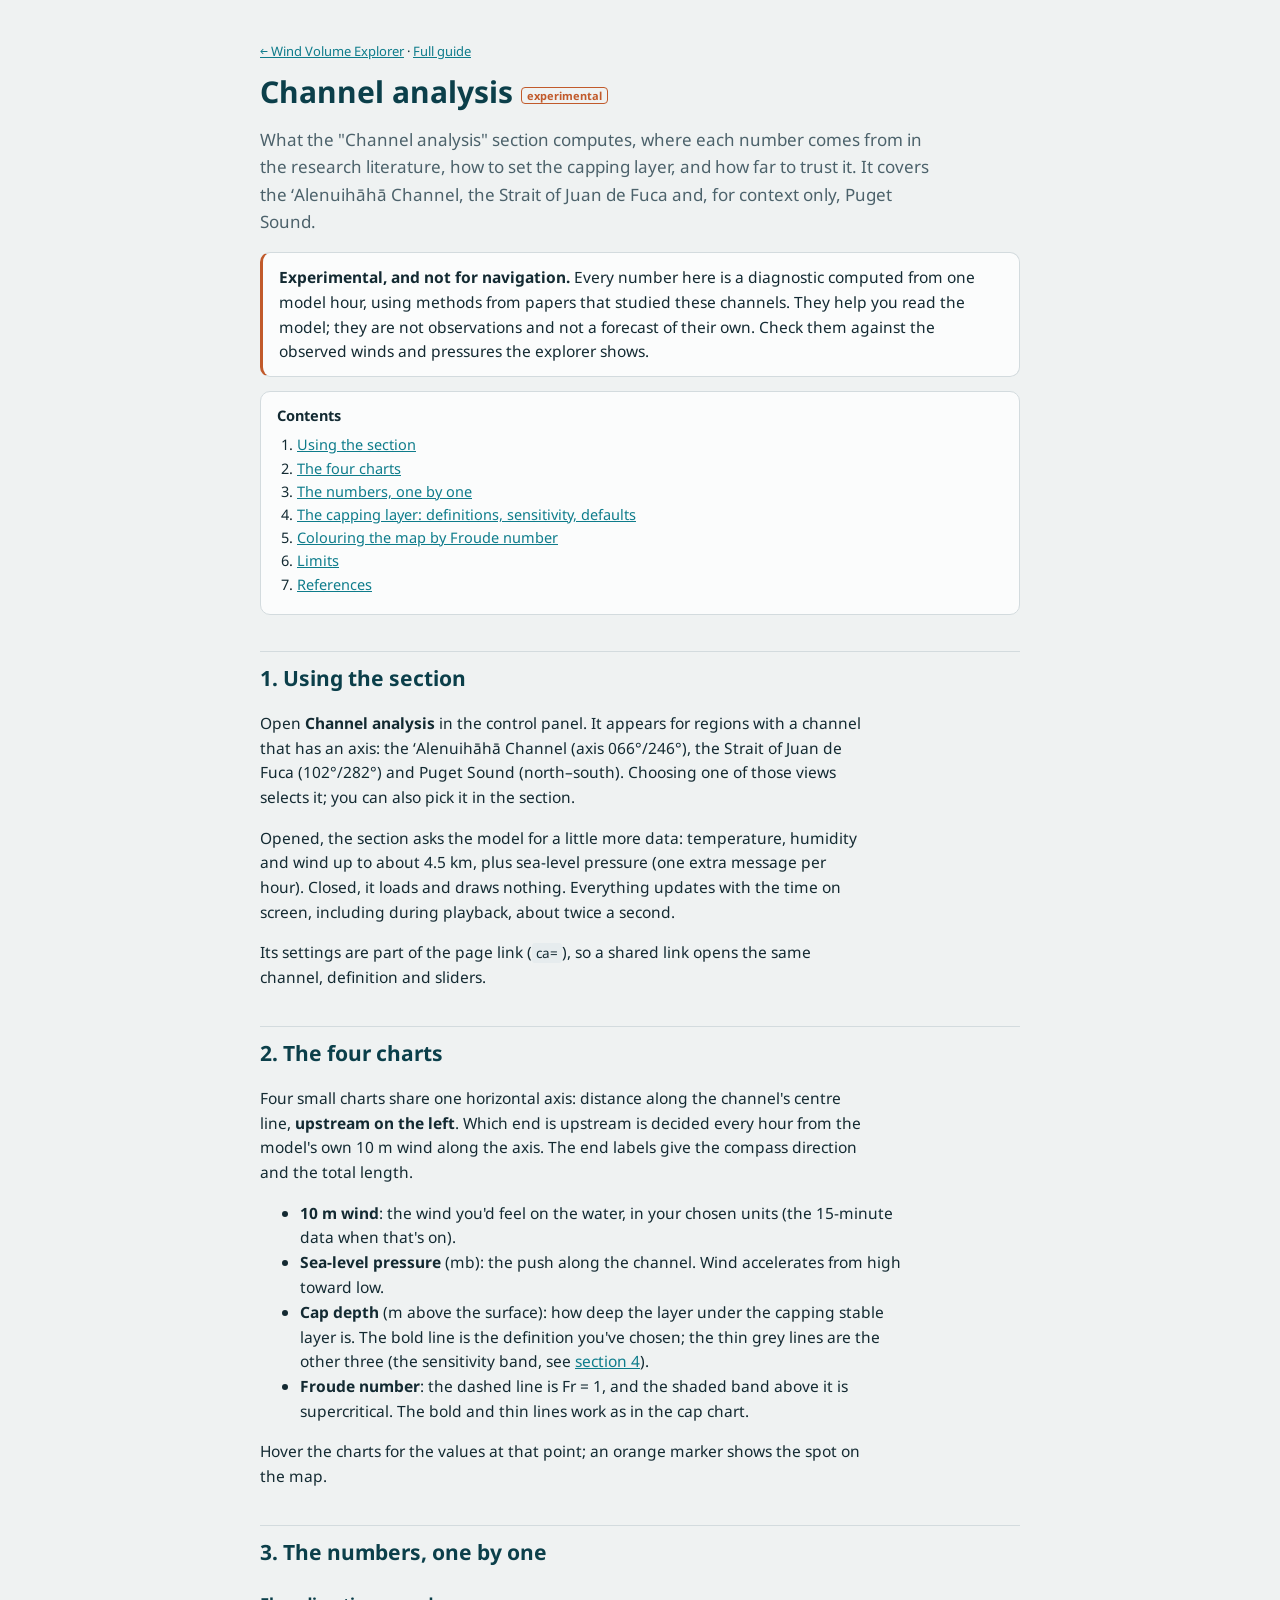
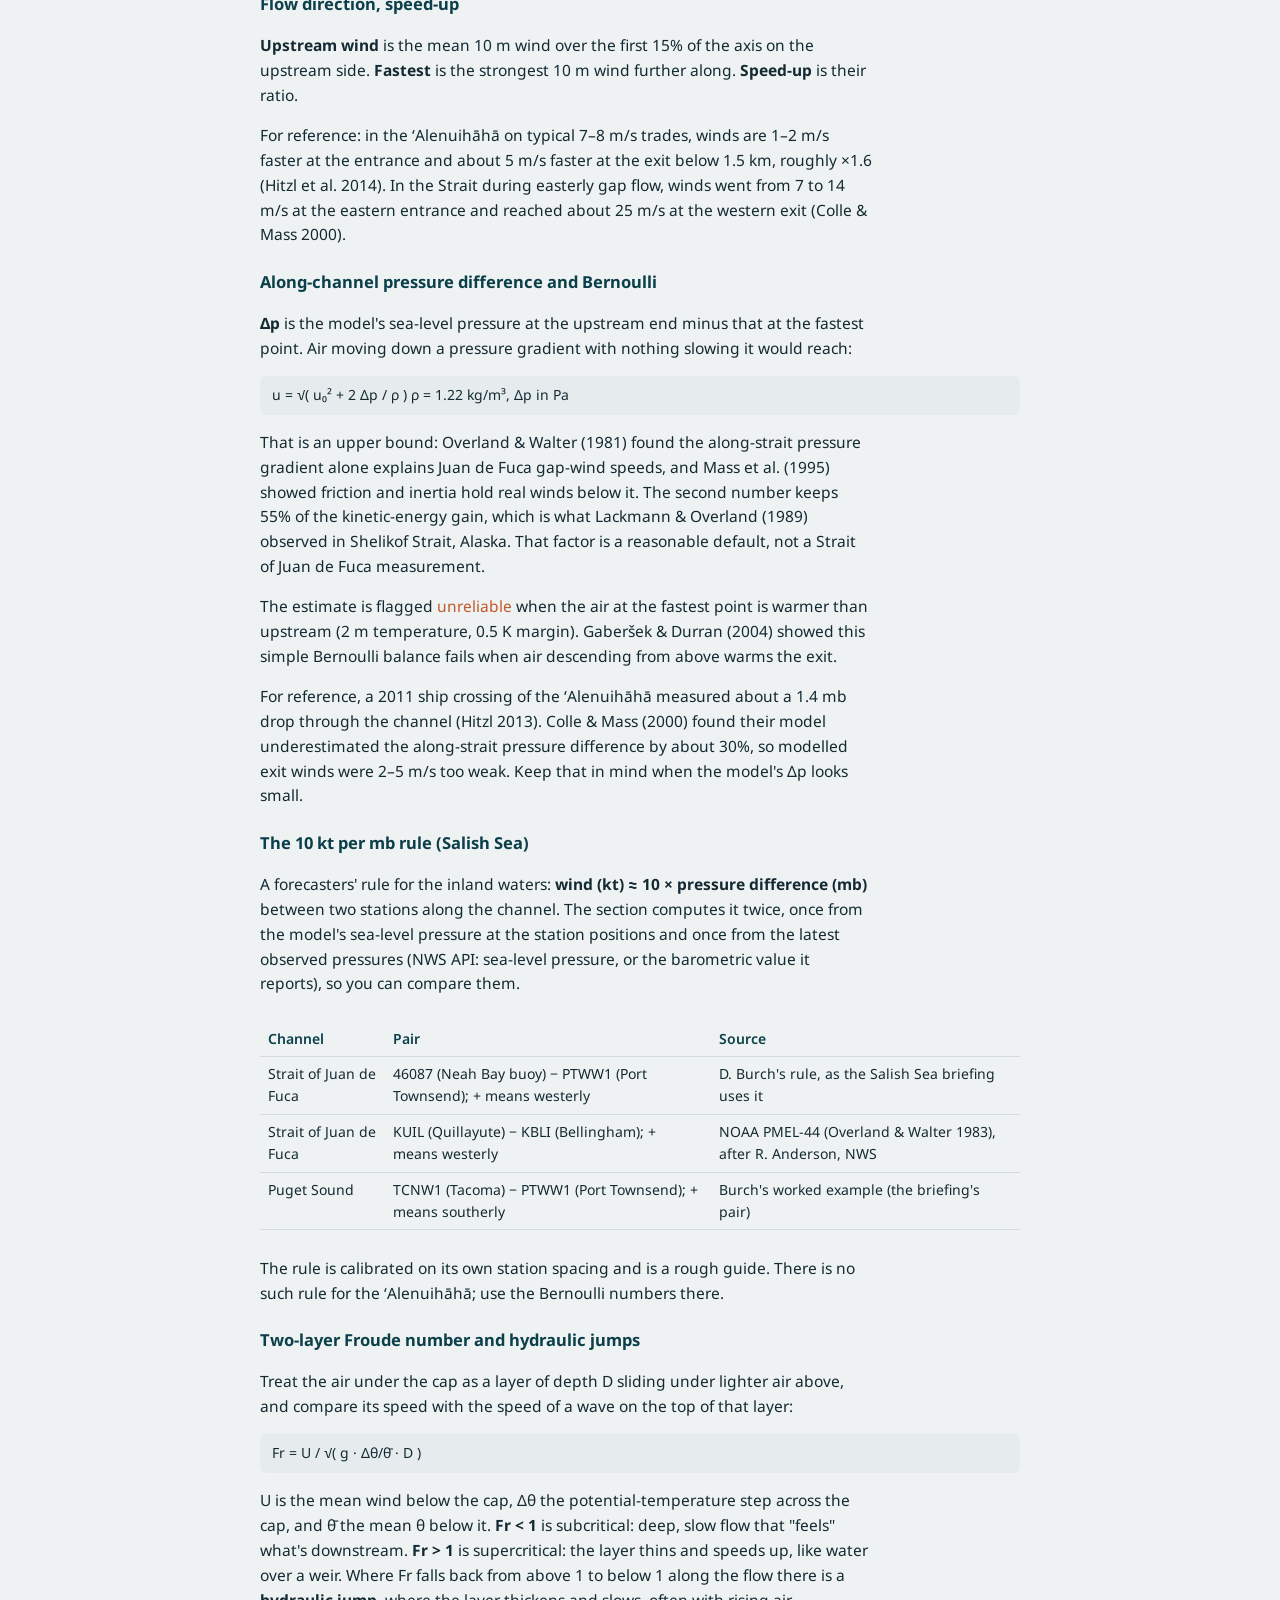
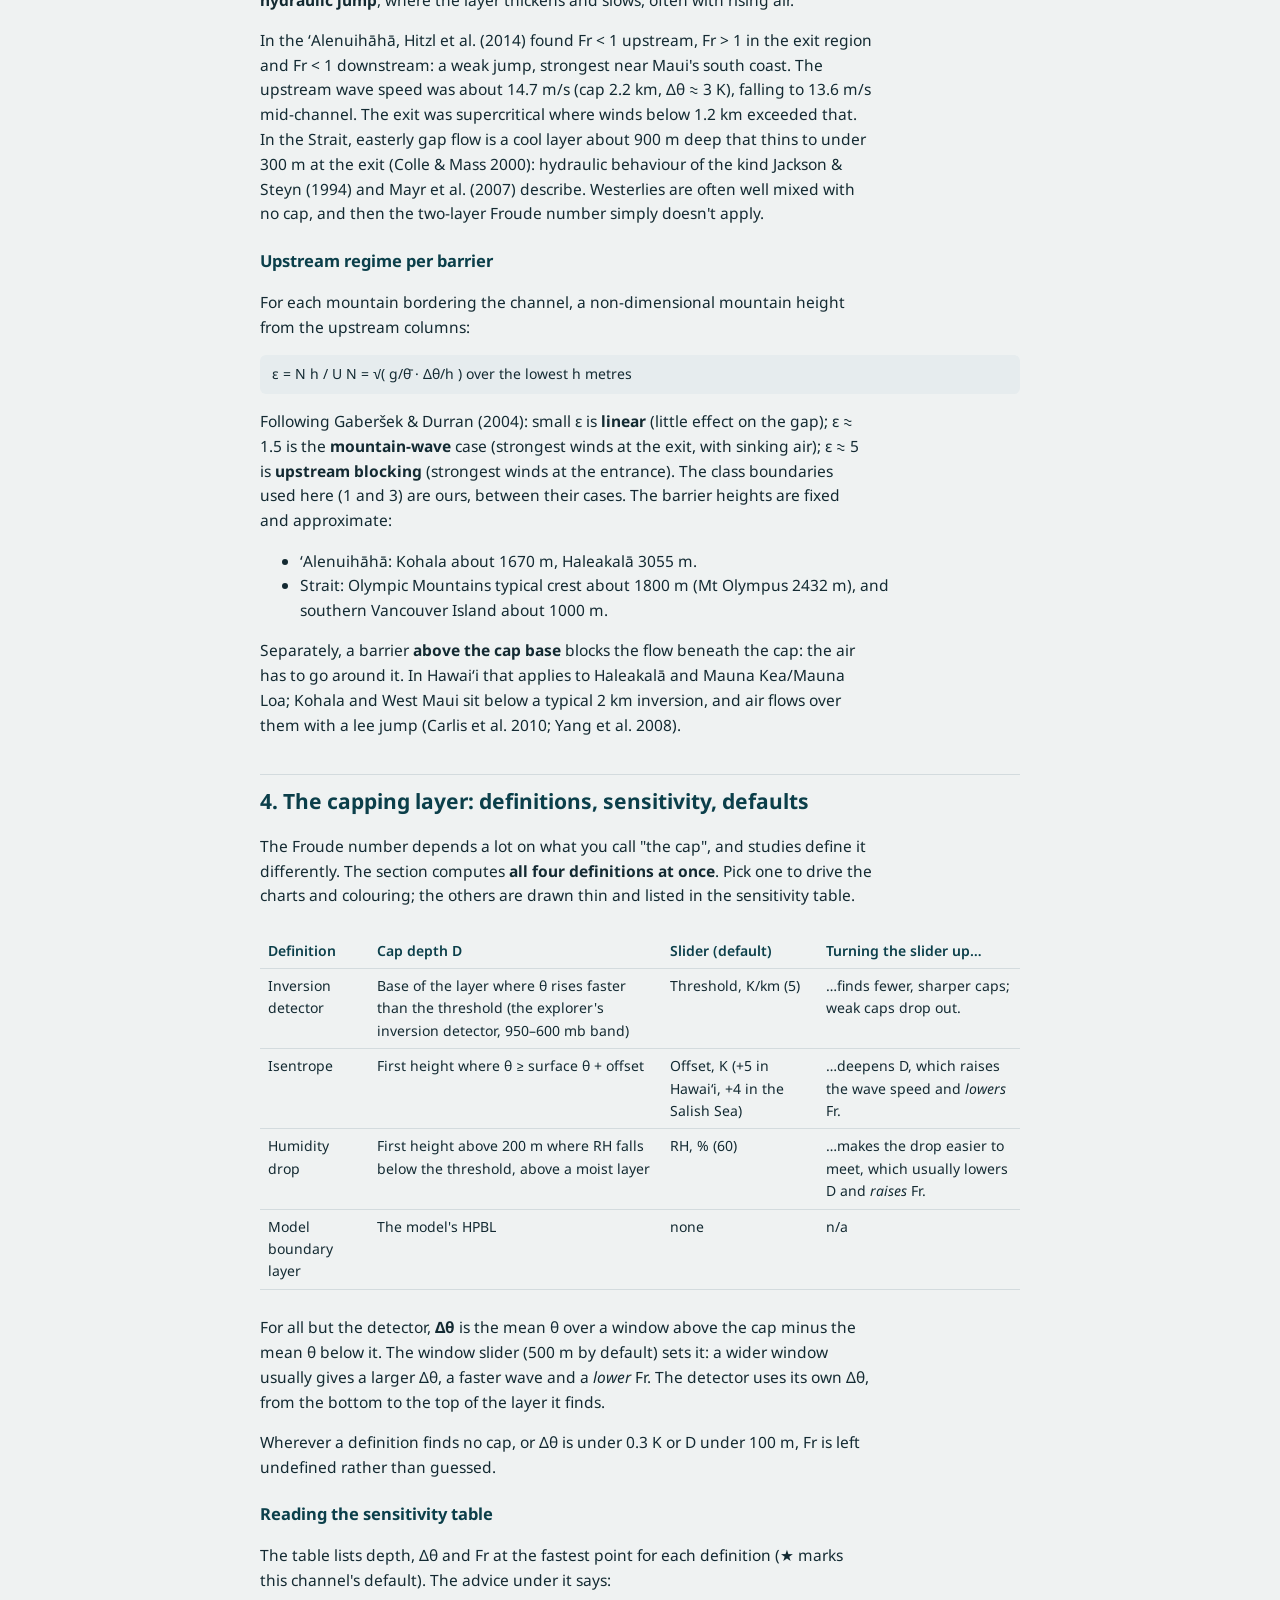
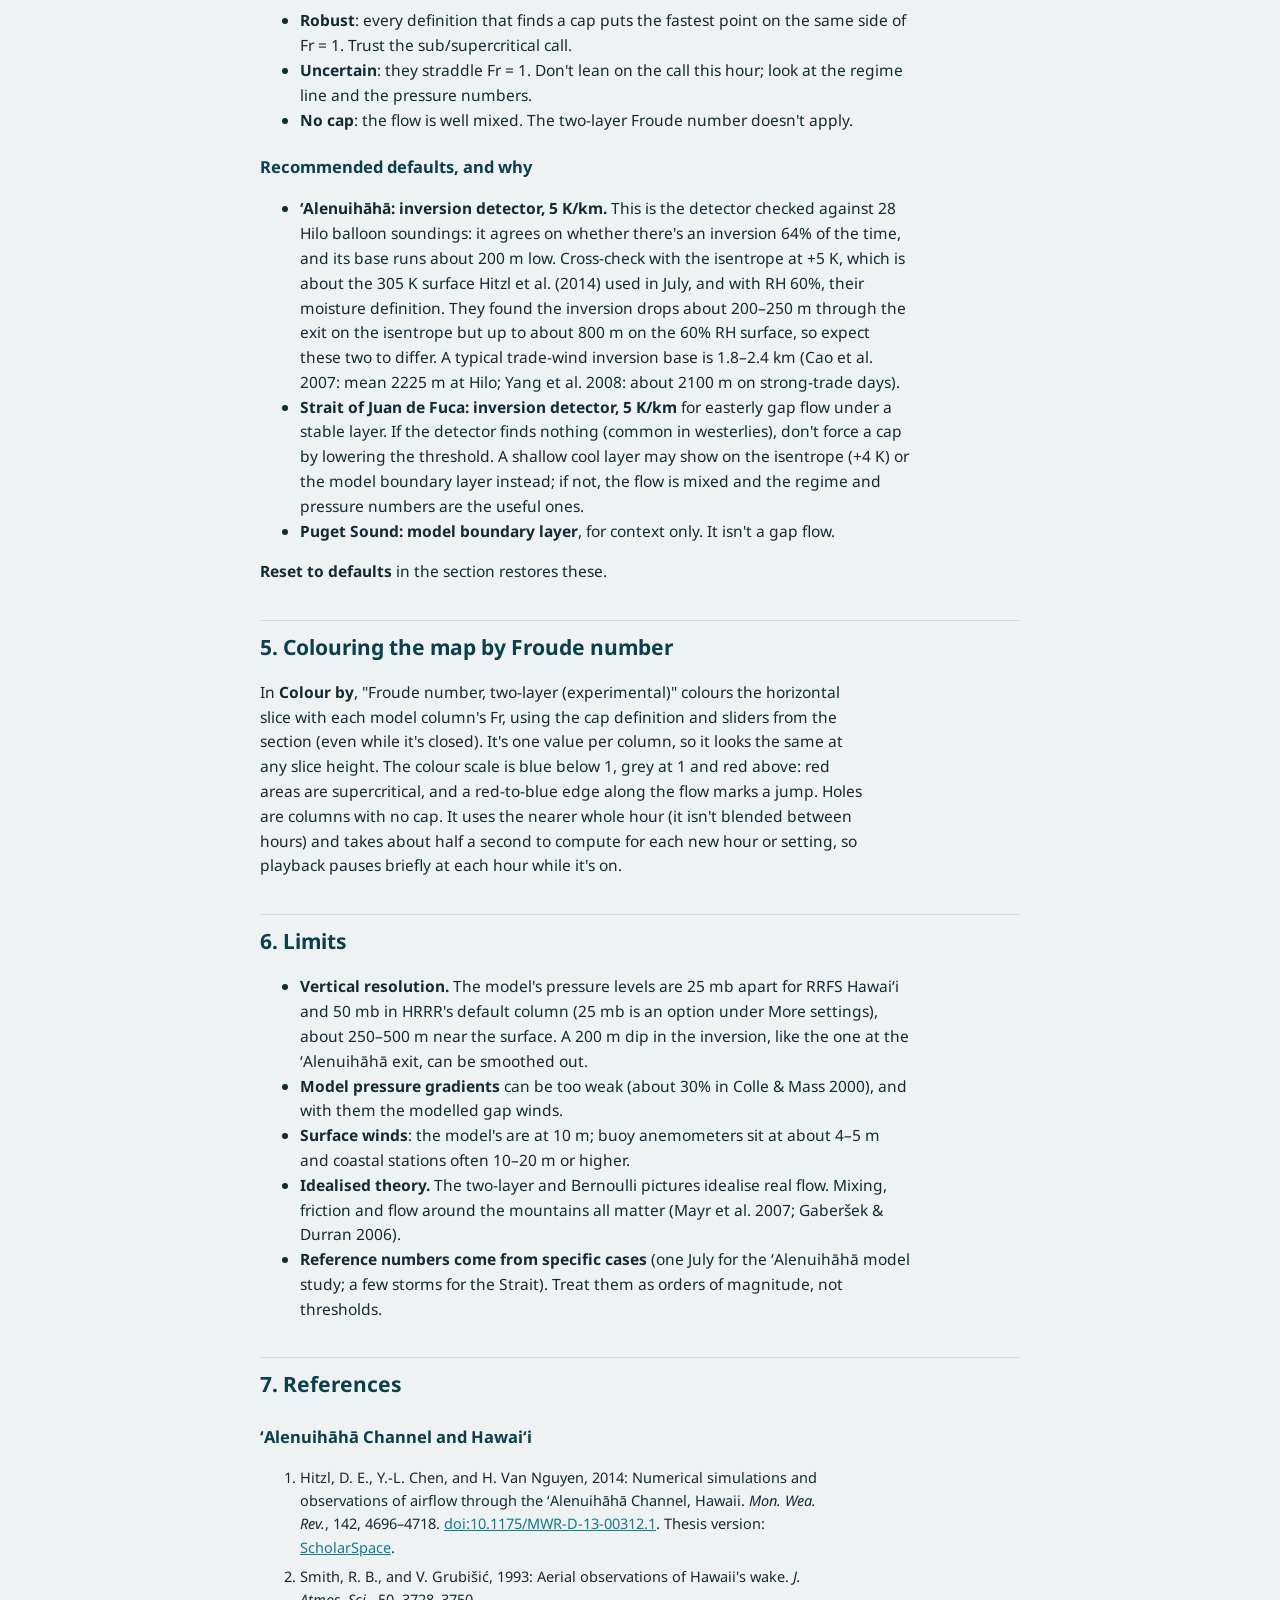
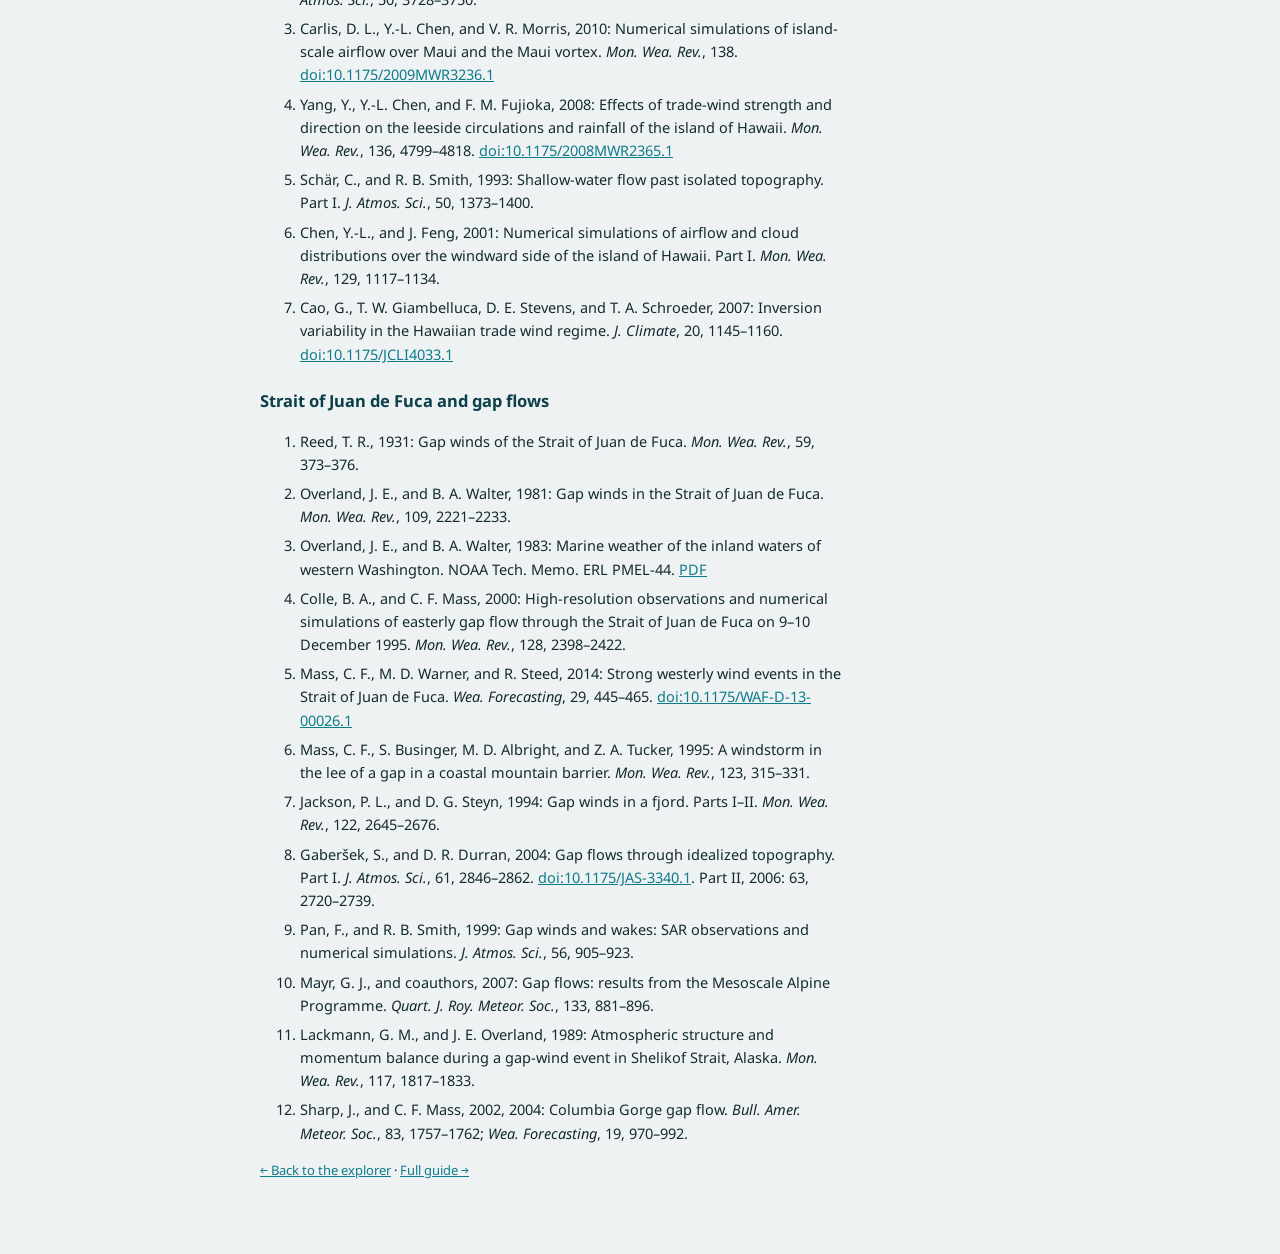
<file: channel-analysis.html>
<!doctype html>
<html lang="en">
<head>
  <meta charset="utf-8">
  <meta name="viewport" content="width=device-width, initial-scale=1">
  <title>Channel Analysis Guide</title>
  <script>
  (function(){try{var p={};try{p=JSON.parse(localStorage.getItem('prefs')||'{}')||{};}catch(e){}
    var t=p.theme||localStorage.getItem('theme');if(t==='dark'||t==='light')document.documentElement.setAttribute('data-theme',t);}catch(e){}})();
  </script>
  <link rel="preconnect" href="https://fonts.googleapis.com">
  <link href="https://fonts.googleapis.com/css2?family=Barlow+Semi+Condensed:wght@500;600;700&family=IBM+Plex+Sans:ital,wght@0,400;0,500;0,600;1,400&family=IBM+Plex+Mono:wght@400;500&display=swap" rel="stylesheet">
  <link href="https://fonts.googleapis.com/css2?family=Noto+Sans:wght@400;500;600;700&text=%CA%BB&display=swap" rel="stylesheet">
  <style>
    :root {
      --paper: #EFF2F2; --panel: #FBFCFC; --ink: #132A32; --ink-soft: #4C626B; --sea: #0E7C8B; --strong: #0B3F4A;
      --caution: #C15A2B; --grid: #D3DBDE; --code: #e6ecee;
      --display: "Noto Sans", "Barlow Semi Condensed", sans-serif; --body: "Noto Sans", "IBM Plex Sans", system-ui, sans-serif; --mono: "Noto Sans", "IBM Plex Mono", ui-monospace, monospace;
    }
    :root[data-theme="dark"] { --paper: #0b1a20; --panel: #0f1e24; --ink: #d6e4e7; --ink-soft: #92abb2; --sea: #3db2c1; --strong: #bde6ec; --caution: #ec8a55; --grid: #2b424a; --code: #172a31; color-scheme: dark; }
    @media (prefers-color-scheme: dark) { :root:not([data-theme="light"]) { --paper: #0b1a20; --panel: #0f1e24; --ink: #d6e4e7; --ink-soft: #92abb2; --sea: #3db2c1; --strong: #bde6ec; --caution: #ec8a55; --grid: #2b424a; --code: #172a31; color-scheme: dark; } }
    html { background: var(--paper); }
    body { margin: 0; background: var(--paper); color: var(--ink); font-family: var(--body); font-size: 15.5px; line-height: 1.6; }
    main { max-width: 760px; margin: 0 auto; padding: 28px 16px 60px; }
    h1 { font-family: var(--display); font-size: 30px; line-height: 1.15; color: var(--strong); margin: 8px 0 6px; }
    h2 { font-family: var(--display); font-size: 21px; color: var(--strong); margin: 36px 0 8px; padding-top: 10px; border-top: 1px solid var(--grid); }
    h3 { font-family: var(--display); font-size: 16.5px; color: var(--strong); margin: 22px 0 4px; }
    p, li { max-width: 68ch; }
    a { color: var(--sea); }
    .lede { font-size: 17px; color: var(--ink-soft); }
    .tag { font-family: var(--mono); font-size: 11px; color: var(--caution); border: 1px solid var(--caution); border-radius: 4px; padding: 0 5px; vertical-align: 3px; }
    .back { font-family: var(--mono); font-size: 13px; }
    .formula { font-family: var(--mono); font-size: 14px; background: var(--code); border-radius: 6px; padding: 8px 12px; display: block; overflow-x: auto; margin: 8px 0; }
    .box { background: var(--panel); border: 1px solid var(--grid); border-radius: 10px; padding: 12px 16px; margin: 14px 0; }
    .warn { border-left: 3px solid var(--caution); }
    table { border-collapse: collapse; width: 100%; font-size: 14px; margin: 10px 0; }
    th, td { text-align: left; padding: 6px 8px; border-bottom: 1px solid var(--grid); vertical-align: top; }
    th { font-family: var(--display); font-weight: 600; color: var(--strong); }
    .wrap { overflow-x: auto; }
    .refs li { margin-bottom: 6px; font-size: 14.5px; }
    code { font-family: var(--mono); font-size: 13.5px; background: var(--code); padding: 1px 4px; border-radius: 3px; }
    nav.toc { font-size: 14.5px; }
    nav.toc ol { padding-left: 20px; margin: 6px 0; }
  </style>
</head>
<body>
<main>
  <p class="back"><a href="./">← Wind Volume Explorer</a> · <a href="guide.html">Full guide</a></p>
  <h1>Channel analysis <span class="tag">experimental</span></h1>
  <p class="lede">What the "Channel analysis" section computes, where each number comes from in the research literature, how to set the capping layer, and how far to trust it. It covers the ʻAlenuihāhā Channel, the Strait of Juan de Fuca and, for context only, Puget Sound.</p>

  <div class="box warn"><b>Experimental, and not for navigation.</b> Every number here is a diagnostic computed from one model hour, using methods from papers that studied these channels. They help you read the model; they are not observations and not a forecast of their own. Check them against the observed winds and pressures the explorer shows.</div>

  <nav class="toc box"><b>Contents</b>
    <ol>
      <li><a href="#use">Using the section</a></li>
      <li><a href="#charts">The four charts</a></li>
      <li><a href="#numbers">The numbers, one by one</a></li>
      <li><a href="#cap">The capping layer: definitions, sensitivity, defaults</a></li>
      <li><a href="#colour">Colouring the map by Froude number</a></li>
      <li><a href="#limits">Limits</a></li>
      <li><a href="#refs">References</a></li>
    </ol>
  </nav>

  <h2 id="use">1. Using the section</h2>
  <p>Open <b>Channel analysis</b> in the control panel. It appears for regions with a channel that has an axis: the ʻAlenuihāhā Channel (axis 066°/246°), the Strait of Juan de Fuca (102°/282°) and Puget Sound (north–south). Choosing one of those views selects it; you can also pick it in the section.</p>
  <p>Opened, the section asks the model for a little more data: temperature, humidity and wind up to about 4.5 km, plus sea-level pressure (one extra message per hour). Closed, it loads and draws nothing. Everything updates with the time on screen, including during playback, about twice a second.</p>
  <p>Its settings are part of the page link (<code>ca=</code>), so a shared link opens the same channel, definition and sliders.</p>

  <h2 id="charts">2. The four charts</h2>
  <p>Four small charts share one horizontal axis: distance along the channel's centre line, <b>upstream on the left</b>. Which end is upstream is decided every hour from the model's own 10 m wind along the axis. The end labels give the compass direction and the total length.</p>
  <ul>
    <li><b>10 m wind</b>: the wind you'd feel on the water, in your chosen units (the 15-minute data when that's on).</li>
    <li><b>Sea-level pressure</b> (mb): the push along the channel. Wind accelerates from high toward low.</li>
    <li><b>Cap depth</b> (m above the surface): how deep the layer under the capping stable layer is. The bold line is the definition you've chosen; the thin grey lines are the other three (the sensitivity band, see <a href="#cap">section 4</a>).</li>
    <li><b>Froude number</b>: the dashed line is Fr = 1, and the shaded band above it is supercritical. The bold and thin lines work as in the cap chart.</li>
  </ul>
  <p>Hover the charts for the values at that point; an orange marker shows the spot on the map.</p>

  <h2 id="numbers">3. The numbers, one by one</h2>

  <h3>Flow direction, speed-up</h3>
  <p><b>Upstream wind</b> is the mean 10 m wind over the first 15% of the axis on the upstream side. <b>Fastest</b> is the strongest 10 m wind further along. <b>Speed-up</b> is their ratio.</p>
  <p>For reference: in the ʻAlenuihāhā on typical 7–8 m/s trades, winds are 1–2 m/s faster at the entrance and about 5 m/s faster at the exit below 1.5 km, roughly ×1.6 (Hitzl et al. 2014). In the Strait during easterly gap flow, winds went from 7 to 14 m/s at the eastern entrance and reached about 25 m/s at the western exit (Colle &amp; Mass 2000).</p>

  <h3>Along-channel pressure difference and Bernoulli</h3>
  <p><b>Δp</b> is the model's sea-level pressure at the upstream end minus that at the fastest point. Air moving down a pressure gradient with nothing slowing it would reach:</p>
  <span class="formula">u = √( u₀² + 2 Δp / ρ )     ρ = 1.22 kg/m³, Δp in Pa</span>
  <p>That is an upper bound: Overland &amp; Walter (1981) found the along-strait pressure gradient alone explains Juan de Fuca gap-wind speeds, and Mass et al. (1995) showed friction and inertia hold real winds below it. The second number keeps 55% of the kinetic-energy gain, which is what Lackmann &amp; Overland (1989) observed in Shelikof Strait, Alaska. That factor is a reasonable default, not a Strait of Juan de Fuca measurement.</p>
  <p>The estimate is flagged <span style="color:var(--caution)">unreliable</span> when the air at the fastest point is warmer than upstream (2 m temperature, 0.5 K margin). Gaberšek &amp; Durran (2004) showed this simple Bernoulli balance fails when air descending from above warms the exit.</p>
  <p>For reference, a 2011 ship crossing of the ʻAlenuihāhā measured about a 1.4 mb drop through the channel (Hitzl 2013). Colle &amp; Mass (2000) found their model underestimated the along-strait pressure difference by about 30%, so modelled exit winds were 2–5 m/s too weak. Keep that in mind when the model's Δp looks small.</p>

  <h3>The 10 kt per mb rule (Salish Sea)</h3>
  <p>A forecasters' rule for the inland waters: <b>wind (kt) ≈ 10 × pressure difference (mb)</b> between two stations along the channel. The section computes it twice, once from the model's sea-level pressure at the station positions and once from the latest observed pressures (NWS API: sea-level pressure, or the barometric value it reports), so you can compare them.</p>
  <div class="wrap"><table>
    <tr><th>Channel</th><th>Pair</th><th>Source</th></tr>
    <tr><td>Strait of Juan de Fuca</td><td>46087 (Neah Bay buoy) − PTWW1 (Port Townsend); + means westerly</td><td>D. Burch's rule, as the Salish Sea briefing uses it</td></tr>
    <tr><td>Strait of Juan de Fuca</td><td>KUIL (Quillayute) − KBLI (Bellingham); + means westerly</td><td>NOAA PMEL-44 (Overland &amp; Walter 1983), after R. Anderson, NWS</td></tr>
    <tr><td>Puget Sound</td><td>TCNW1 (Tacoma) − PTWW1 (Port Townsend); + means southerly</td><td>Burch's worked example (the briefing's pair)</td></tr>
  </table></div>
  <p>The rule is calibrated on its own station spacing and is a rough guide. There is no such rule for the ʻAlenuihāhā; use the Bernoulli numbers there.</p>

  <h3>Two-layer Froude number and hydraulic jumps</h3>
  <p>Treat the air under the cap as a layer of depth D sliding under lighter air above, and compare its speed with the speed of a wave on the top of that layer:</p>
  <span class="formula">Fr = U / √( g · Δθ/θ̄ · D )</span>
  <p>U is the mean wind below the cap, Δθ the potential-temperature step across the cap, and θ̄ the mean θ below it. <b>Fr &lt; 1</b> is subcritical: deep, slow flow that "feels" what's downstream. <b>Fr &gt; 1</b> is supercritical: the layer thins and speeds up, like water over a weir. Where Fr falls back from above 1 to below 1 along the flow there is a <b>hydraulic jump</b>, where the layer thickens and slows, often with rising air.</p>
  <p>In the ʻAlenuihāhā, Hitzl et al. (2014) found Fr &lt; 1 upstream, Fr &gt; 1 in the exit region and Fr &lt; 1 downstream: a weak jump, strongest near Maui's south coast. The upstream wave speed was about 14.7 m/s (cap 2.2 km, Δθ ≈ 3 K), falling to 13.6 m/s mid-channel. The exit was supercritical where winds below 1.2 km exceeded that. In the Strait, easterly gap flow is a cool layer about 900 m deep that thins to under 300 m at the exit (Colle &amp; Mass 2000): hydraulic behaviour of the kind Jackson &amp; Steyn (1994) and Mayr et al. (2007) describe. Westerlies are often well mixed with no cap, and then the two-layer Froude number simply doesn't apply.</p>

  <h3>Upstream regime per barrier</h3>
  <p>For each mountain bordering the channel, a non-dimensional mountain height from the upstream columns:</p>
  <span class="formula">ε = N h / U     N = √( g/θ̄ · Δθ/h ) over the lowest h metres</span>
  <p>Following Gaberšek &amp; Durran (2004): small ε is <b>linear</b> (little effect on the gap); ε ≈ 1.5 is the <b>mountain-wave</b> case (strongest winds at the exit, with sinking air); ε ≈ 5 is <b>upstream blocking</b> (strongest winds at the entrance). The class boundaries used here (1 and 3) are ours, between their cases. The barrier heights are fixed and approximate:</p>
  <ul>
    <li>ʻAlenuihāhā: Kohala about 1670 m, Haleakalā 3055 m.</li>
    <li>Strait: Olympic Mountains typical crest about 1800 m (Mt Olympus 2432 m), and southern Vancouver Island about 1000 m.</li>
  </ul>
  <p>Separately, a barrier <b>above the cap base</b> blocks the flow beneath the cap: the air has to go around it. In Hawaiʻi that applies to Haleakalā and Mauna Kea/Mauna Loa; Kohala and West Maui sit below a typical 2 km inversion, and air flows over them with a lee jump (Carlis et al. 2010; Yang et al. 2008).</p>

  <h2 id="cap">4. The capping layer: definitions, sensitivity, defaults</h2>
  <p>The Froude number depends a lot on what you call "the cap", and studies define it differently. The section computes <b>all four definitions at once</b>. Pick one to drive the charts and colouring; the others are drawn thin and listed in the sensitivity table.</p>
  <div class="wrap"><table>
    <tr><th>Definition</th><th>Cap depth D</th><th>Slider (default)</th><th>Turning the slider up…</th></tr>
    <tr><td>Inversion detector</td><td>Base of the layer where θ rises faster than the threshold (the explorer's inversion detector, 950–600 mb band)</td><td>Threshold, K/km (5)</td><td>…finds fewer, sharper caps; weak caps drop out.</td></tr>
    <tr><td>Isentrope</td><td>First height where θ ≥ surface θ + offset</td><td>Offset, K (+5 in Hawaiʻi, +4 in the Salish Sea)</td><td>…deepens D, which raises the wave speed and <i>lowers</i> Fr.</td></tr>
    <tr><td>Humidity drop</td><td>First height above 200 m where RH falls below the threshold, above a moist layer</td><td>RH, % (60)</td><td>…makes the drop easier to meet, which usually lowers D and <i>raises</i> Fr.</td></tr>
    <tr><td>Model boundary layer</td><td>The model's HPBL</td><td>none</td><td>n/a</td></tr>
  </table></div>
  <p>For all but the detector, <b>Δθ</b> is the mean θ over a window above the cap minus the mean θ below it. The window slider (500 m by default) sets it: a wider window usually gives a larger Δθ, a faster wave and a <i>lower</i> Fr. The detector uses its own Δθ, from the bottom to the top of the layer it finds.</p>
  <p>Wherever a definition finds no cap, or Δθ is under 0.3 K or D under 100 m, Fr is left undefined rather than guessed.</p>

  <h3>Reading the sensitivity table</h3>
  <p>The table lists depth, Δθ and Fr at the fastest point for each definition (★ marks this channel's default). The advice under it says:</p>
  <ul>
    <li><b>Robust</b>: every definition that finds a cap puts the fastest point on the same side of Fr = 1. Trust the sub/supercritical call.</li>
    <li><b>Uncertain</b>: they straddle Fr = 1. Don't lean on the call this hour; look at the regime line and the pressure numbers.</li>
    <li><b>No cap</b>: the flow is well mixed. The two-layer Froude number doesn't apply.</li>
  </ul>

  <h3>Recommended defaults, and why</h3>
  <ul>
    <li><b>ʻAlenuihāhā: inversion detector, 5 K/km.</b> This is the detector checked against 28 Hilo balloon soundings: it agrees on whether there's an inversion 64% of the time, and its base runs about 200 m low. Cross-check with the isentrope at +5 K, which is about the 305 K surface Hitzl et al. (2014) used in July, and with RH 60%, their moisture definition. They found the inversion drops about 200–250 m through the exit on the isentrope but up to about 800 m on the 60% RH surface, so expect these two to differ. A typical trade-wind inversion base is 1.8–2.4 km (Cao et al. 2007: mean 2225 m at Hilo; Yang et al. 2008: about 2100 m on strong-trade days).</li>
    <li><b>Strait of Juan de Fuca: inversion detector, 5 K/km</b> for easterly gap flow under a stable layer. If the detector finds nothing (common in westerlies), don't force a cap by lowering the threshold. A shallow cool layer may show on the isentrope (+4 K) or the model boundary layer instead; if not, the flow is mixed and the regime and pressure numbers are the useful ones.</li>
    <li><b>Puget Sound: model boundary layer</b>, for context only. It isn't a gap flow.</li>
  </ul>
  <p><b>Reset to defaults</b> in the section restores these.</p>

  <h2 id="colour">5. Colouring the map by Froude number</h2>
  <p>In <b>Colour by</b>, "Froude number, two-layer (experimental)" colours the horizontal slice with each model column's Fr, using the cap definition and sliders from the section (even while it's closed). It's one value per column, so it looks the same at any slice height. The colour scale is blue below 1, grey at 1 and red above: red areas are supercritical, and a red-to-blue edge along the flow marks a jump. Holes are columns with no cap. It uses the nearer whole hour (it isn't blended between hours) and takes about half a second to compute for each new hour or setting, so playback pauses briefly at each hour while it's on.</p>

  <h2 id="limits">6. Limits</h2>
  <ul>
    <li><b>Vertical resolution.</b> The model's pressure levels are 25 mb apart for RRFS Hawaiʻi and 50 mb in HRRR's default column (25 mb is an option under More settings), about 250–500 m near the surface. A 200 m dip in the inversion, like the one at the ʻAlenuihāhā exit, can be smoothed out.</li>
    <li><b>Model pressure gradients</b> can be too weak (about 30% in Colle &amp; Mass 2000), and with them the modelled gap winds.</li>
    <li><b>Surface winds</b>: the model's are at 10 m; buoy anemometers sit at about 4–5 m and coastal stations often 10–20 m or higher.</li>
    <li><b>Idealised theory.</b> The two-layer and Bernoulli pictures idealise real flow. Mixing, friction and flow around the mountains all matter (Mayr et al. 2007; Gaberšek &amp; Durran 2006).</li>
    <li><b>Reference numbers come from specific cases</b> (one July for the ʻAlenuihāhā model study; a few storms for the Strait). Treat them as orders of magnitude, not thresholds.</li>
  </ul>

  <h2 id="refs">7. References</h2>
  <h3>ʻAlenuihāhā Channel and Hawaiʻi</h3>
  <ol class="refs">
    <li>Hitzl, D. E., Y.-L. Chen, and H. Van Nguyen, 2014: Numerical simulations and observations of airflow through the ʻAlenuihāhā Channel, Hawaii. <i>Mon. Wea. Rev.</i>, 142, 4696–4718. <a href="https://doi.org/10.1175/MWR-D-13-00312.1">doi:10.1175/MWR-D-13-00312.1</a>. Thesis version: <a href="https://scholarspace.manoa.hawaii.edu/items/2958cdd3-3175-49b2-9940-7af68b3d4949">ScholarSpace</a>.</li>
    <li>Smith, R. B., and V. Grubišić, 1993: Aerial observations of Hawaii's wake. <i>J. Atmos. Sci.</i>, 50, 3728–3750.</li>
    <li>Carlis, D. L., Y.-L. Chen, and V. R. Morris, 2010: Numerical simulations of island-scale airflow over Maui and the Maui vortex. <i>Mon. Wea. Rev.</i>, 138. <a href="https://doi.org/10.1175/2009MWR3236.1">doi:10.1175/2009MWR3236.1</a></li>
    <li>Yang, Y., Y.-L. Chen, and F. M. Fujioka, 2008: Effects of trade-wind strength and direction on the leeside circulations and rainfall of the island of Hawaii. <i>Mon. Wea. Rev.</i>, 136, 4799–4818. <a href="https://doi.org/10.1175/2008MWR2365.1">doi:10.1175/2008MWR2365.1</a></li>
    <li>Schär, C., and R. B. Smith, 1993: Shallow-water flow past isolated topography. Part I. <i>J. Atmos. Sci.</i>, 50, 1373–1400.</li>
    <li>Chen, Y.-L., and J. Feng, 2001: Numerical simulations of airflow and cloud distributions over the windward side of the island of Hawaii. Part I. <i>Mon. Wea. Rev.</i>, 129, 1117–1134.</li>
    <li>Cao, G., T. W. Giambelluca, D. E. Stevens, and T. A. Schroeder, 2007: Inversion variability in the Hawaiian trade wind regime. <i>J. Climate</i>, 20, 1145–1160. <a href="https://doi.org/10.1175/JCLI4033.1">doi:10.1175/JCLI4033.1</a></li>
  </ol>
  <h3>Strait of Juan de Fuca and gap flows</h3>
  <ol class="refs">
    <li>Reed, T. R., 1931: Gap winds of the Strait of Juan de Fuca. <i>Mon. Wea. Rev.</i>, 59, 373–376.</li>
    <li>Overland, J. E., and B. A. Walter, 1981: Gap winds in the Strait of Juan de Fuca. <i>Mon. Wea. Rev.</i>, 109, 2221–2233.</li>
    <li>Overland, J. E., and B. A. Walter, 1983: Marine weather of the inland waters of western Washington. NOAA Tech. Memo. ERL PMEL-44. <a href="https://www.pmel.noaa.gov/pubs/PDF/over595/over595.pdf">PDF</a></li>
    <li>Colle, B. A., and C. F. Mass, 2000: High-resolution observations and numerical simulations of easterly gap flow through the Strait of Juan de Fuca on 9–10 December 1995. <i>Mon. Wea. Rev.</i>, 128, 2398–2422.</li>
    <li>Mass, C. F., M. D. Warner, and R. Steed, 2014: Strong westerly wind events in the Strait of Juan de Fuca. <i>Wea. Forecasting</i>, 29, 445–465. <a href="https://doi.org/10.1175/WAF-D-13-00026.1">doi:10.1175/WAF-D-13-00026.1</a></li>
    <li>Mass, C. F., S. Businger, M. D. Albright, and Z. A. Tucker, 1995: A windstorm in the lee of a gap in a coastal mountain barrier. <i>Mon. Wea. Rev.</i>, 123, 315–331.</li>
    <li>Jackson, P. L., and D. G. Steyn, 1994: Gap winds in a fjord. Parts I–II. <i>Mon. Wea. Rev.</i>, 122, 2645–2676.</li>
    <li>Gaberšek, S., and D. R. Durran, 2004: Gap flows through idealized topography. Part I. <i>J. Atmos. Sci.</i>, 61, 2846–2862. <a href="https://doi.org/10.1175/JAS-3340.1">doi:10.1175/JAS-3340.1</a>. Part II, 2006: 63, 2720–2739.</li>
    <li>Pan, F., and R. B. Smith, 1999: Gap winds and wakes: SAR observations and numerical simulations. <i>J. Atmos. Sci.</i>, 56, 905–923.</li>
    <li>Mayr, G. J., and coauthors, 2007: Gap flows: results from the Mesoscale Alpine Programme. <i>Quart. J. Roy. Meteor. Soc.</i>, 133, 881–896.</li>
    <li>Lackmann, G. M., and J. E. Overland, 1989: Atmospheric structure and momentum balance during a gap-wind event in Shelikof Strait, Alaska. <i>Mon. Wea. Rev.</i>, 117, 1817–1833.</li>
    <li>Sharp, J., and C. F. Mass, 2002, 2004: Columbia Gorge gap flow. <i>Bull. Amer. Meteor. Soc.</i>, 83, 1757–1762; <i>Wea. Forecasting</i>, 19, 970–992.</li>
  </ol>
  <p class="back"><a href="./">← Back to the explorer</a> · <a href="guide.html">Full guide →</a></p>
</main>
</body>
</html>
</file>
